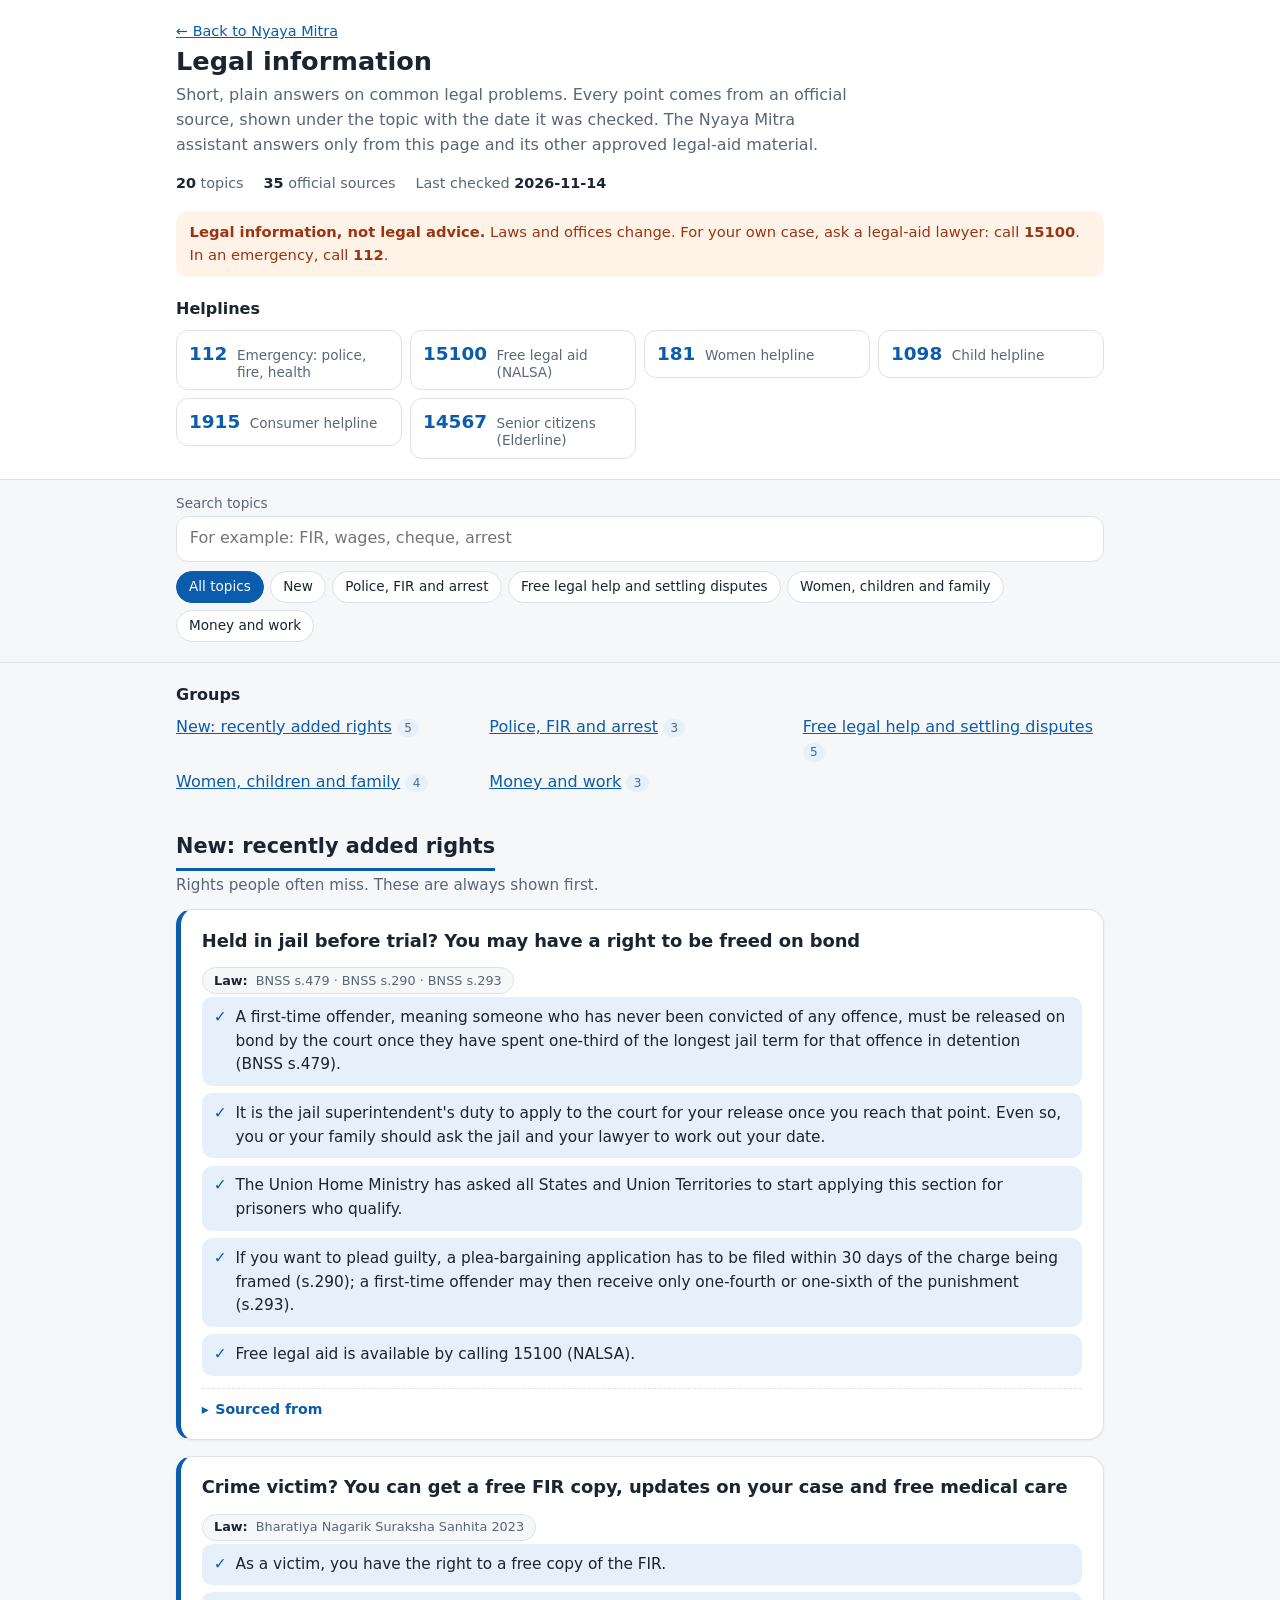
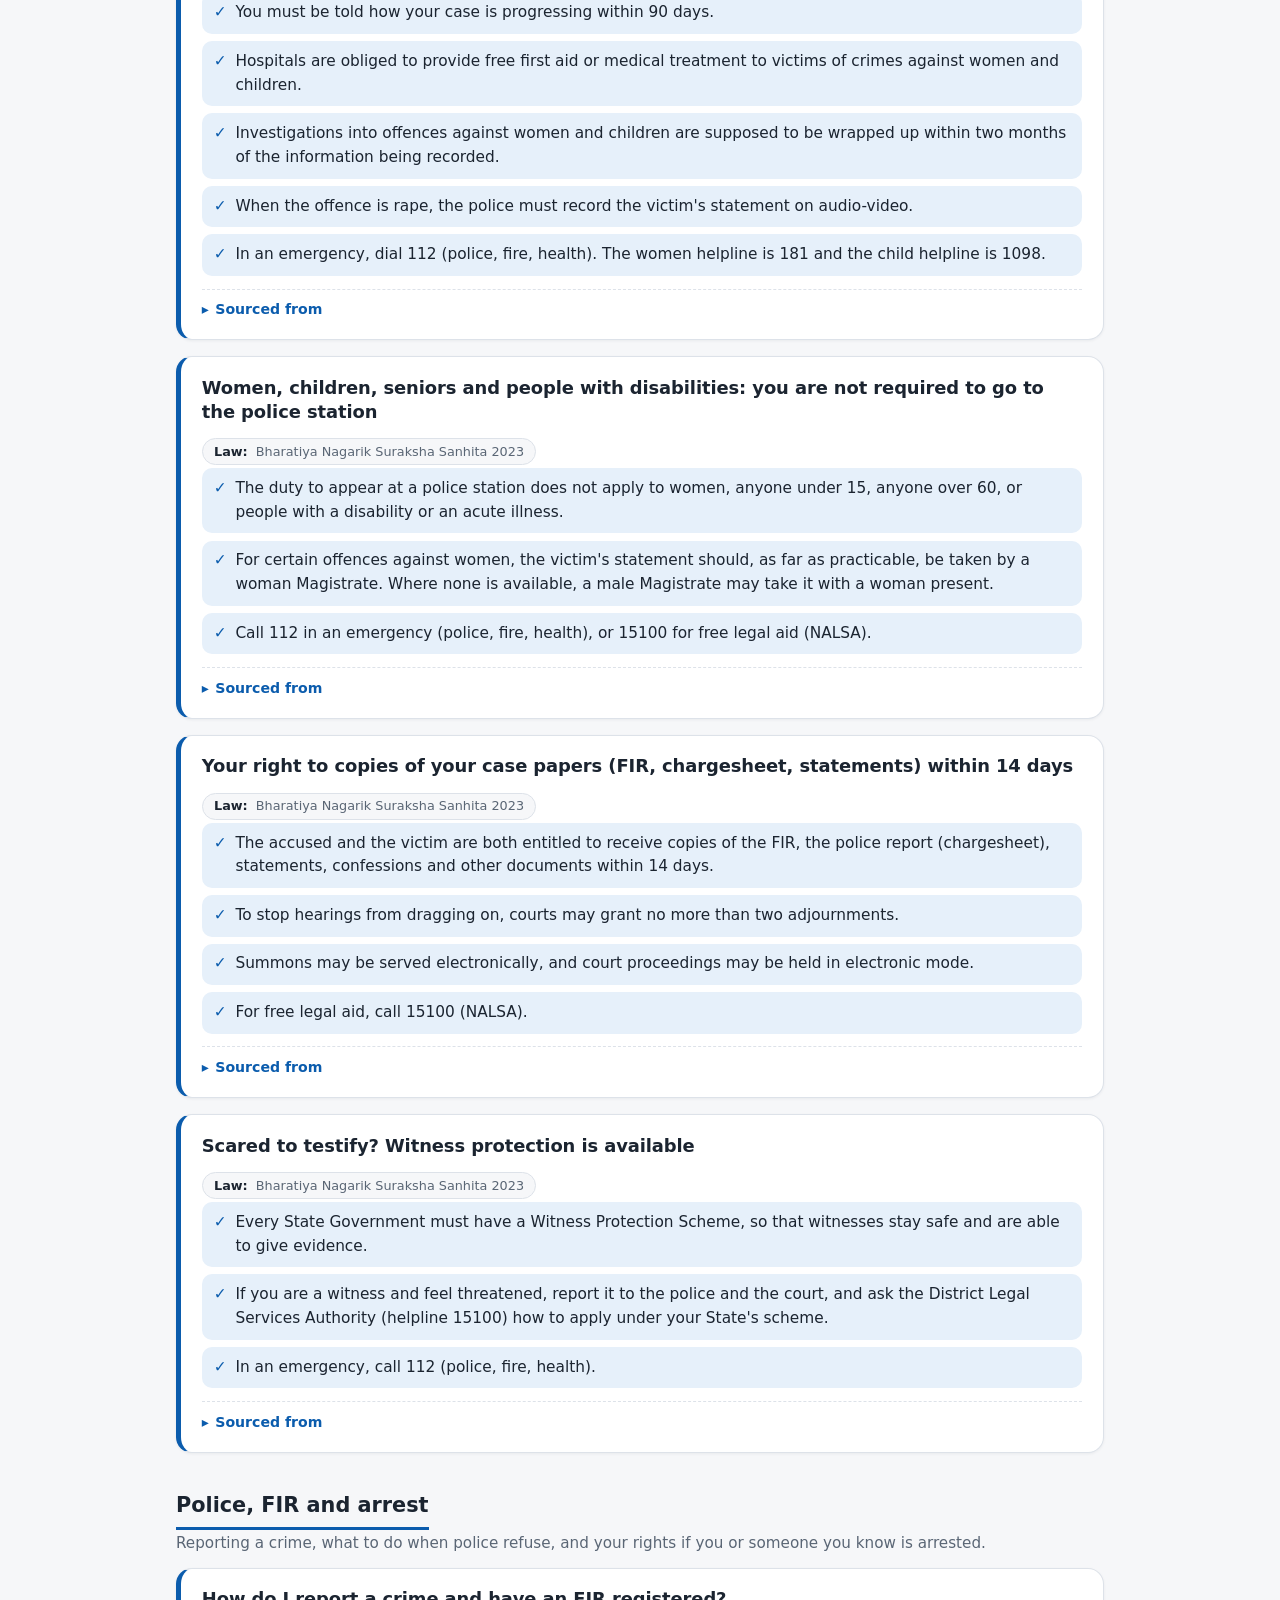
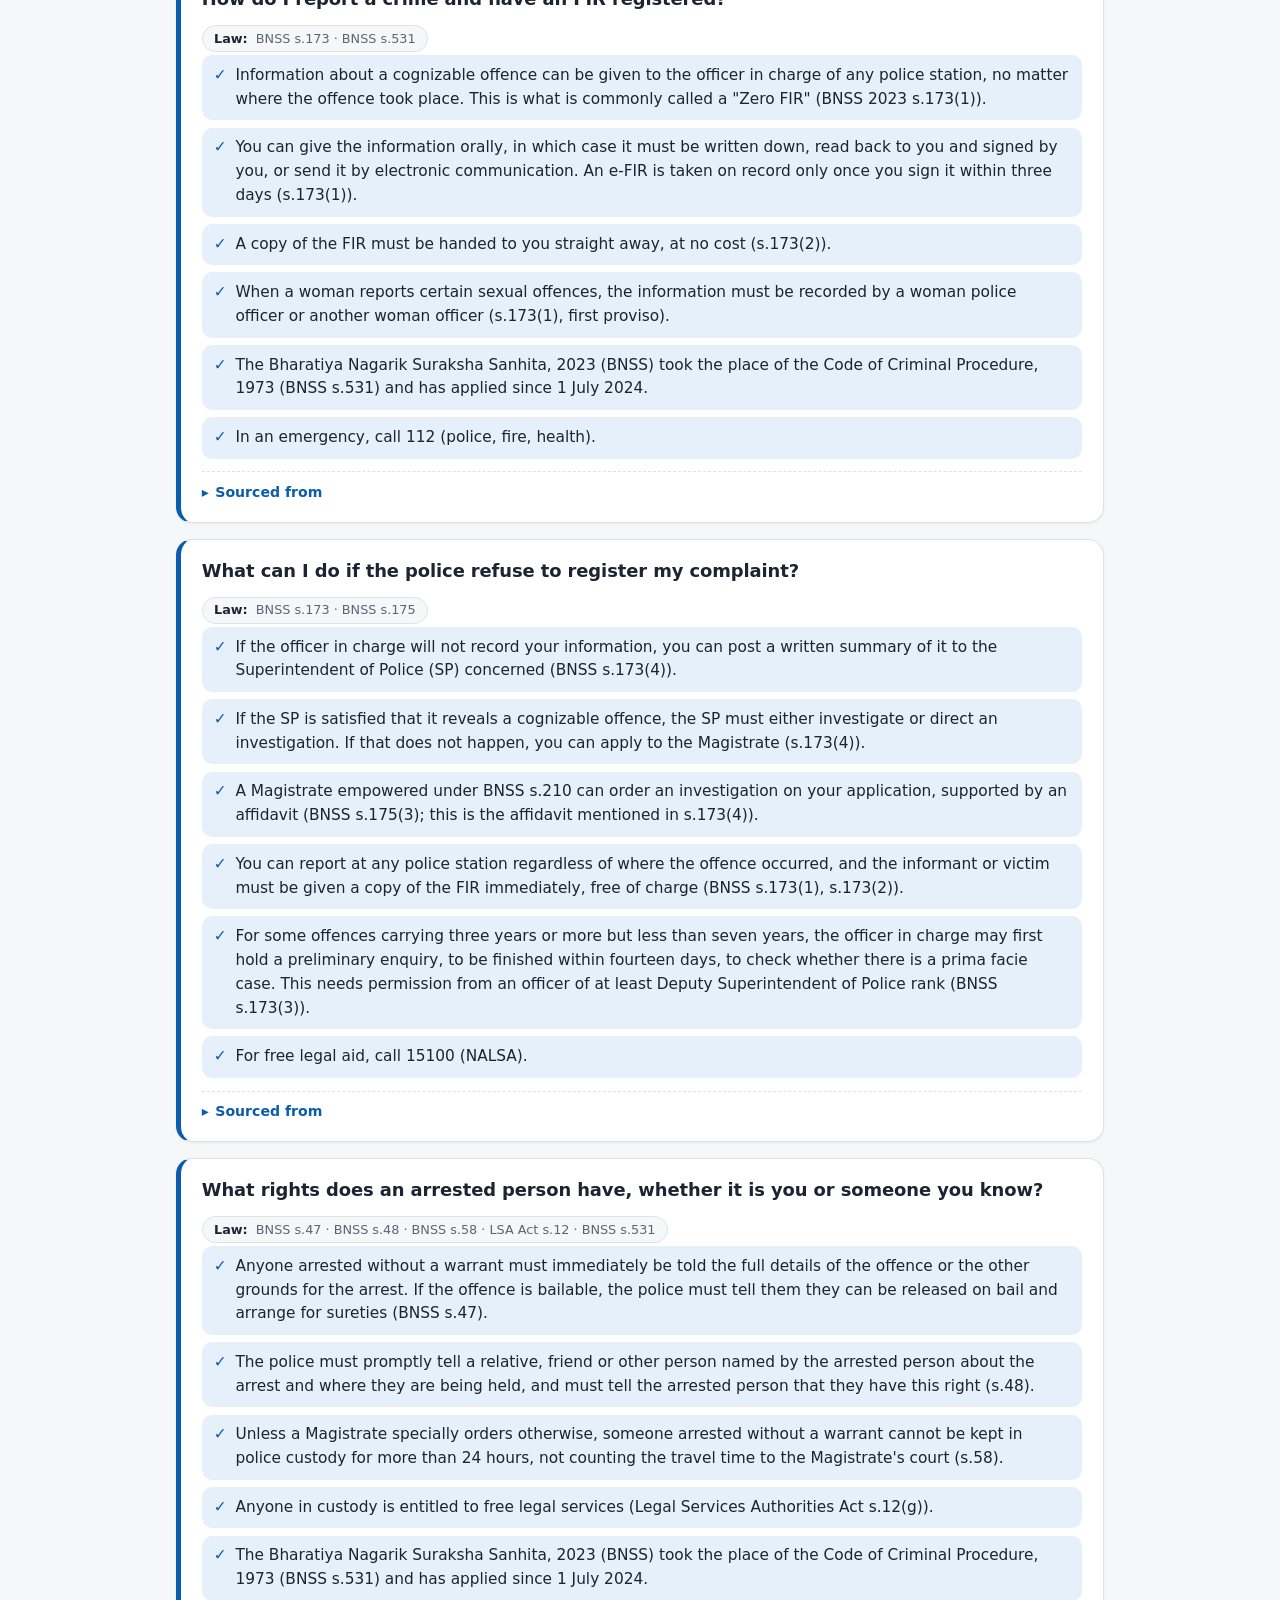
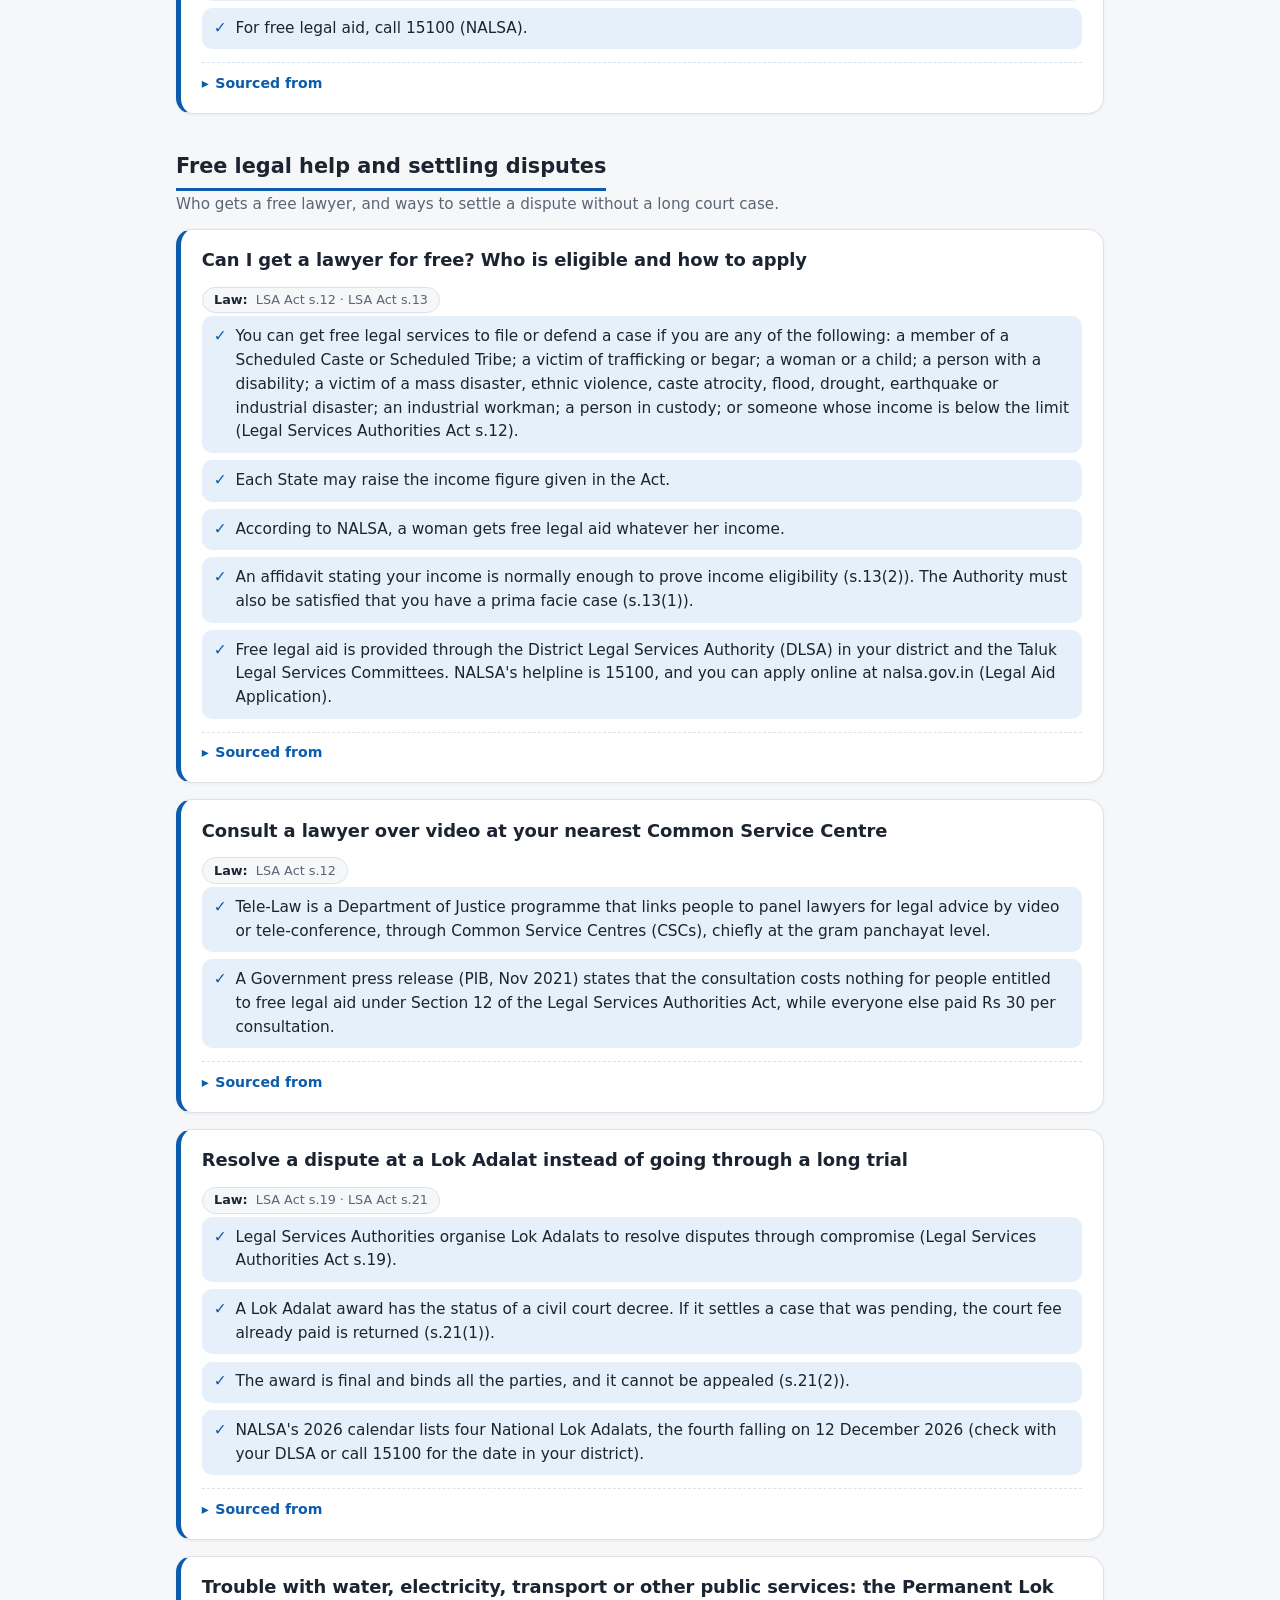
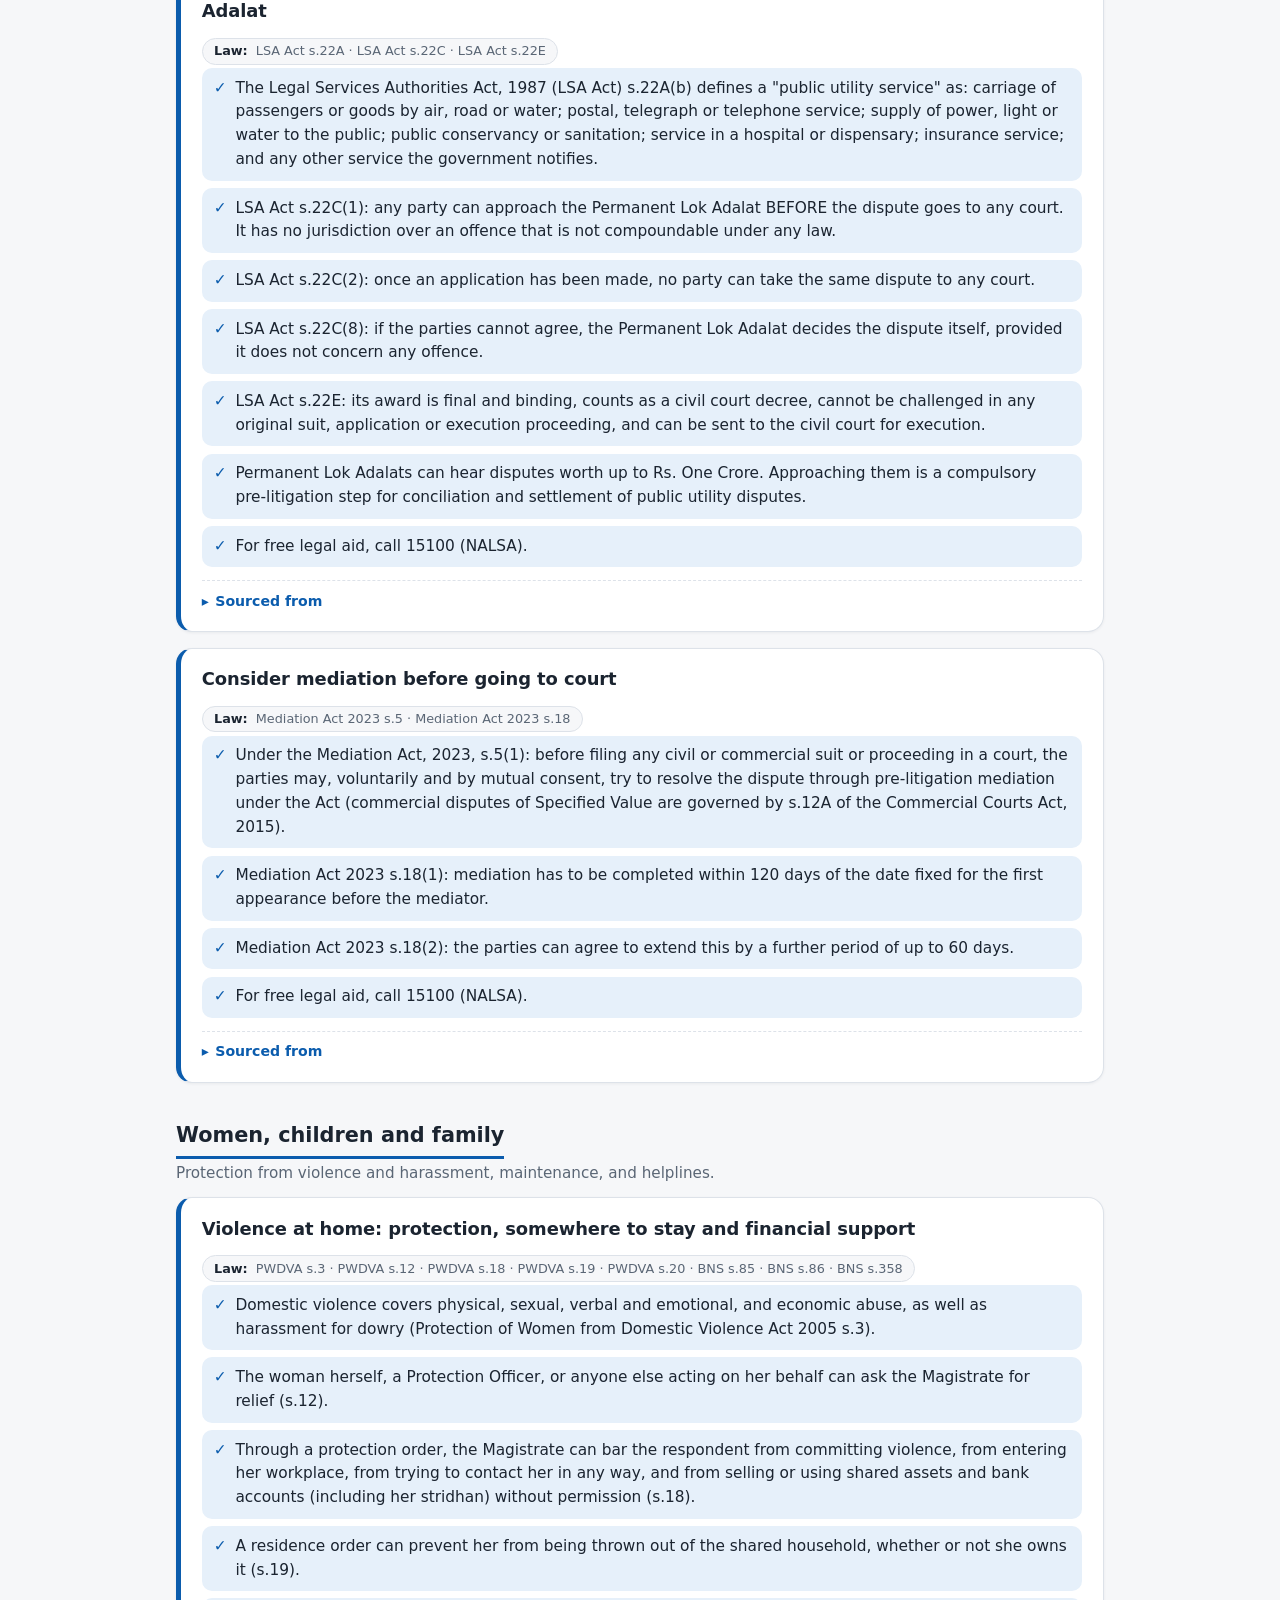
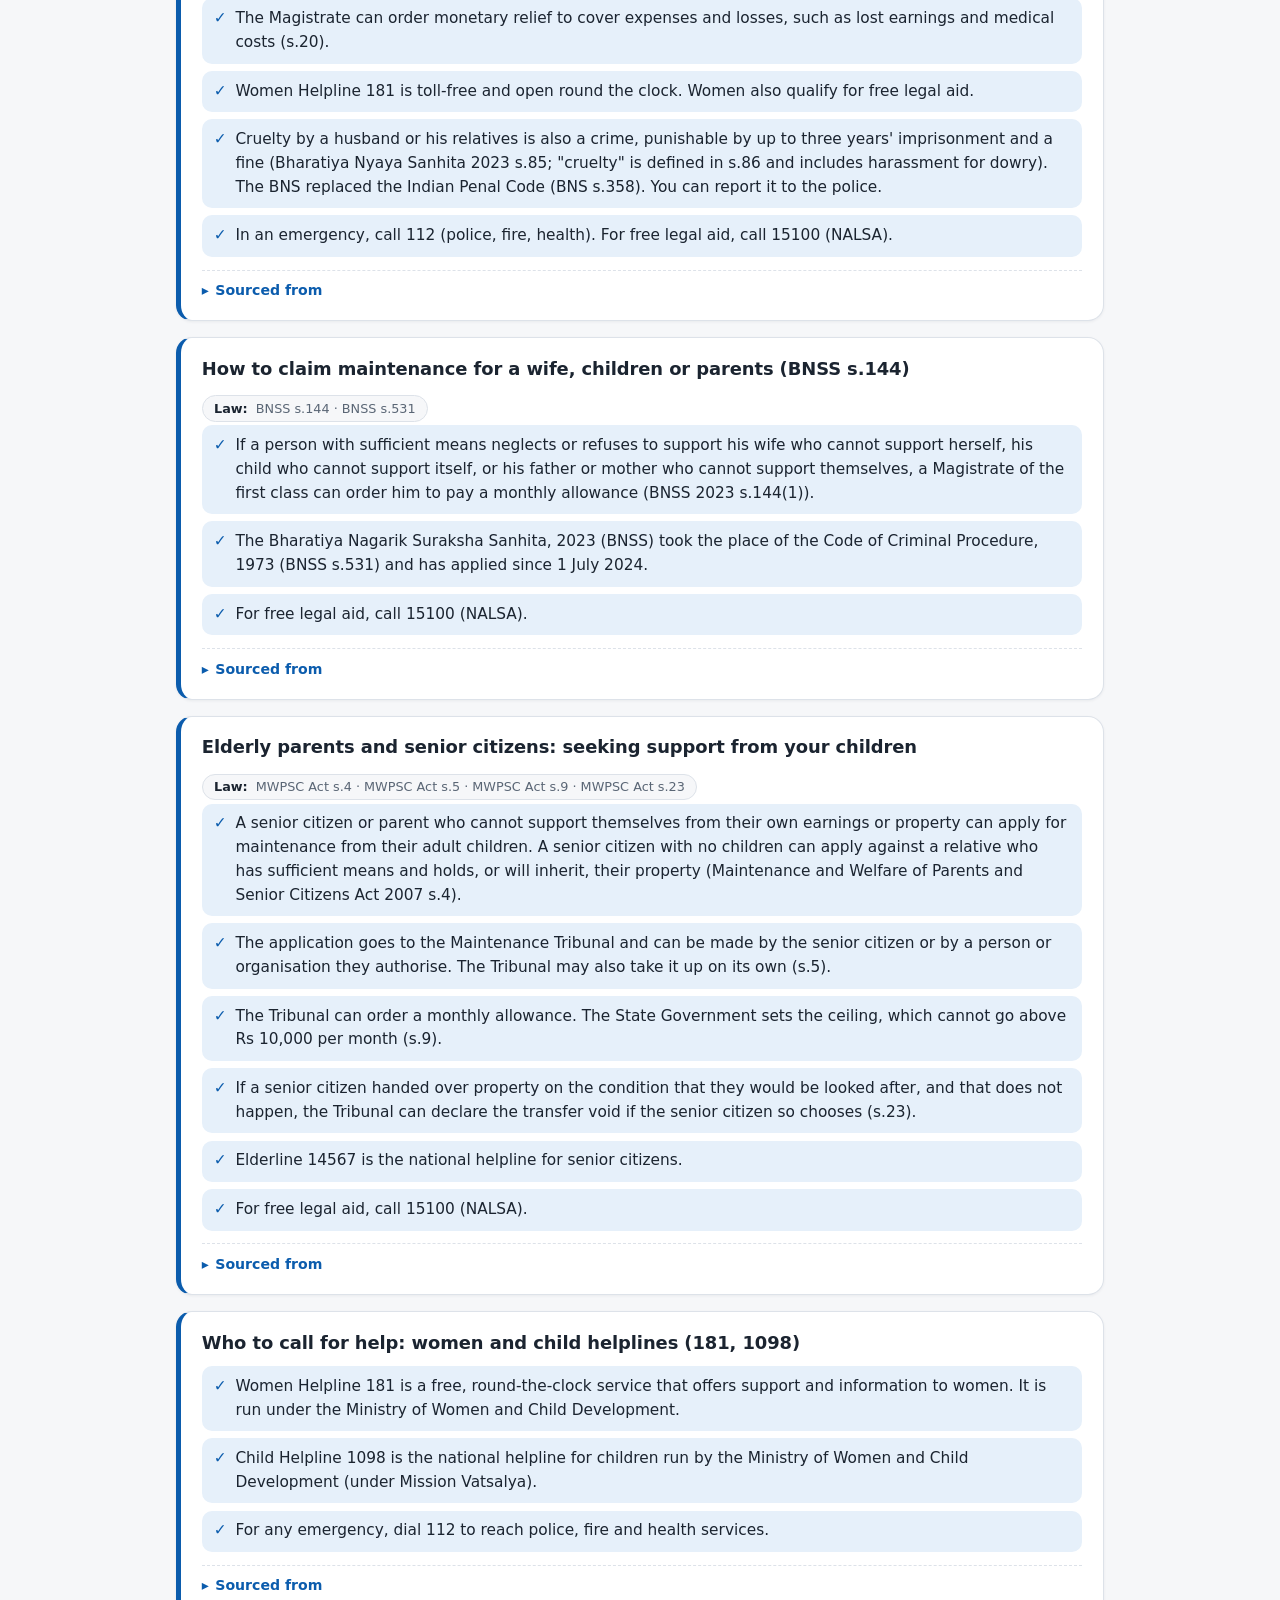
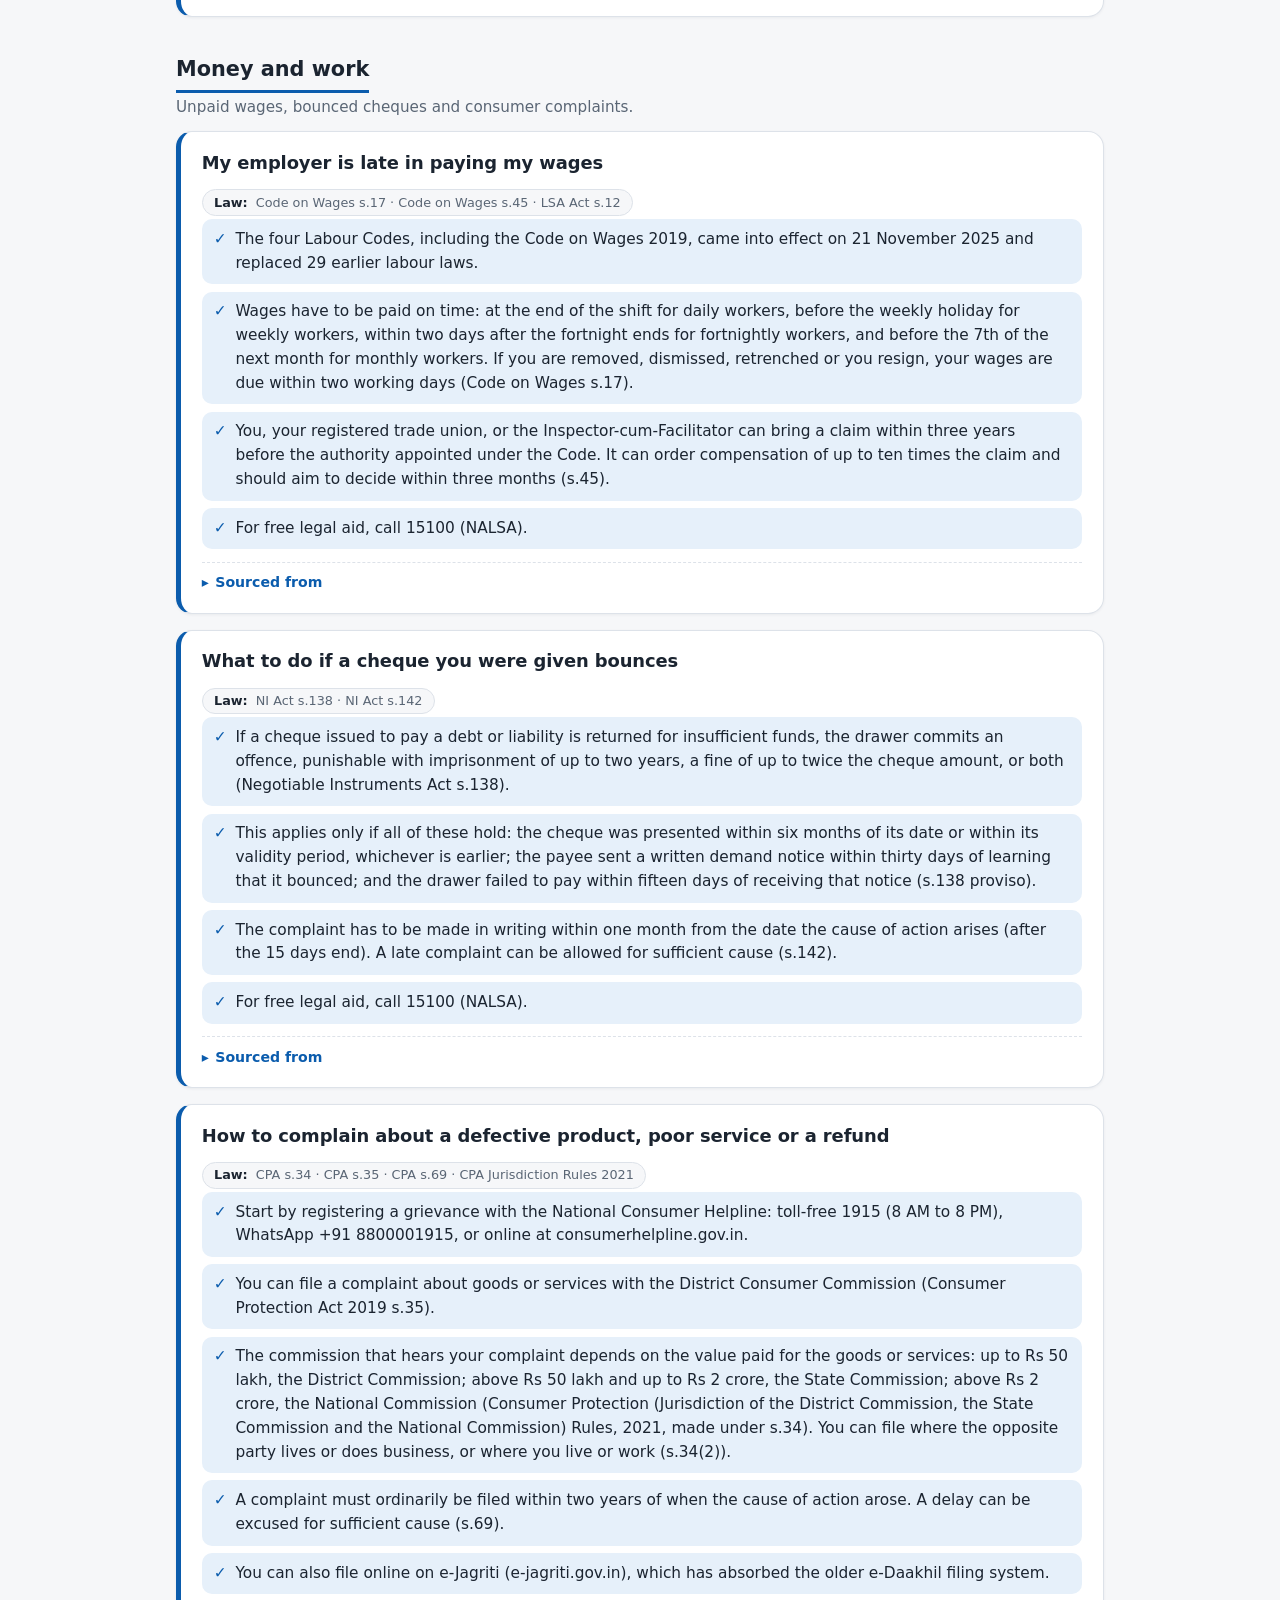
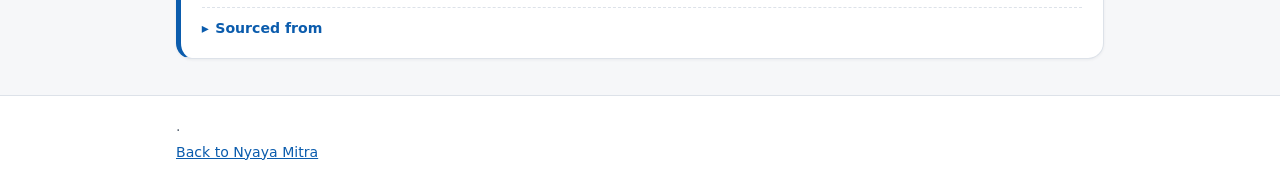
<file: legal_info.html>
<!doctype html>
<html lang="en">
<head>
<meta charset="utf-8">
<meta name="viewport" content="width=device-width, initial-scale=1">
<title>Legal information – Nyaya Mitra</title>
<meta name="description" content="Plain-language legal information with the official source for every fact and the date it was checked.">
<style>
:root{--bg:#f6f7f9;--surface:#fff;--text:#1b2430;--muted:#5a6675;--line:#dde2e9;--accent:#0b5cad;--accent-soft:#e6f0fa;--warn:#9a3412;--warn-soft:#fff3e8;--radius:12px;color-scheme:light dark}
@media (prefers-color-scheme:dark){:root{--bg:#12161c;--surface:#1a2029;--text:#e7ebf0;--muted:#9aa6b5;--line:#2a3340;--accent:#6fb1f2;--accent-soft:#18283a;--warn:#fdba74;--warn-soft:#2a1d12}}
*{box-sizing:border-box}
html{scroll-behavior:smooth;scroll-padding-top:5.5rem}
body{margin:0;font:16px/1.55 system-ui,-apple-system,"Segoe UI",Roboto,"Noto Sans","Noto Sans Devanagari",sans-serif;background:var(--bg);color:var(--text)}
a{color:var(--accent)}
.wrap{max-width:60rem;margin:0 auto;padding:0 1rem}
header.top{background:var(--surface);border-bottom:1px solid var(--line)}
header.top .wrap{padding-top:1.25rem;padding-bottom:1.25rem}
.crumb{font-size:.9rem;margin:0 0 .25rem}
h1{font-size:1.6rem;line-height:1.2;margin:0 0 .4rem}
.lead{margin:0;color:var(--muted);max-width:42rem}
.stats{display:flex;flex-wrap:wrap;gap:.5rem 1.25rem;margin:.9rem 0 0;padding:0;list-style:none;font-size:.9rem;color:var(--muted)}
.stats strong{color:var(--text)}
.notice{margin:1rem 0 0;padding:.65rem .85rem;border-radius:var(--radius);background:var(--warn-soft);color:var(--warn);font-size:.92rem}
.help{margin:1.25rem 0 0}
.help h2{font-size:1rem;margin:0 0 .5rem}
.help ul{list-style:none;margin:0;padding:0;display:grid;grid-template-columns:repeat(auto-fill,minmax(11.5rem,1fr));gap:.5rem}
.help a{display:flex;align-items:baseline;gap:.6rem;padding:.55rem .75rem;border:1px solid var(--line);border-radius:var(--radius);background:var(--surface);text-decoration:none;color:var(--text)}
.help a:hover,.help a:focus-visible{border-color:var(--accent)}
.num{font-weight:700;font-size:1.15rem;color:var(--accent);font-variant-numeric:tabular-nums}
.lbl{font-size:.85rem;color:var(--muted);line-height:1.25}
.tools{position:sticky;top:0;z-index:5;background:var(--bg);border-bottom:1px solid var(--line);padding:.7rem 0}
.tools .wrap{display:grid;gap:.55rem}
.tools label{font-size:.85rem;color:var(--muted)}
#q{width:100%;padding:.6rem .8rem;font:inherit;color:var(--text);background:var(--surface);border:1px solid var(--line);border-radius:var(--radius)}
#q:focus{outline:2px solid var(--accent);outline-offset:1px}
.chips{display:flex;flex-wrap:wrap;gap:.4rem}
.chip{font:inherit;font-size:.85rem;padding:.3rem .75rem;border-radius:999px;border:1px solid var(--line);background:var(--surface);color:var(--text);cursor:pointer}
.chip[aria-pressed="true"]{background:var(--accent);border-color:var(--accent);color:var(--surface)}
.chip:focus-visible{outline:2px solid var(--accent);outline-offset:2px}
#status{font-size:.85rem;color:var(--muted);margin:0}
nav.toc{margin:1.25rem 0}
nav.toc h2{font-size:1rem;margin:0 0 .4rem}
nav.toc ol{margin:0;padding:0;list-style:none;display:grid;grid-template-columns:repeat(auto-fill,minmax(16rem,1fr));gap:.35rem .75rem}
.count{display:inline-block;min-width:1.4rem;text-align:center;font-size:.75rem;color:var(--muted);background:var(--accent-soft);border-radius:999px;padding:0 .4rem}
main{padding-bottom:2rem}
.cat{margin:2.25rem 0}
.cat-head{margin-bottom:.75rem}
.cat-title{font-size:1.3rem;margin:0;padding-bottom:.35rem;border-bottom:3px solid var(--accent);display:inline-block}
.cat-head p{margin:.15rem 0 0;color:var(--muted);font-size:.95rem}
.card{position:relative;background:var(--surface);border:1px solid var(--line);border-left:5px solid var(--accent);border-radius:16px;padding:1.15rem 1.3rem;margin:0 0 1rem;box-shadow:0 1px 3px rgba(16,32,56,.06);transition:box-shadow .15s ease,transform .15s ease}
.card:hover{box-shadow:0 6px 18px rgba(16,32,56,.10)}
.card:target{border-color:var(--accent);box-shadow:0 0 0 3px var(--accent-soft)}
.card h2{font-size:1.12rem;line-height:1.35;margin:0 0 .7rem;letter-spacing:-.005em}
.anchor{color:var(--text);text-decoration:none}
.anchor:hover{color:var(--accent)}
.facts{list-style:none;margin:0 0 .8rem;padding:0;display:grid;gap:.45rem}
.facts li{position:relative;margin:0;padding:.55rem .8rem .55rem 2.1rem;background:var(--accent-soft);border-radius:10px;font-size:.96rem}
.facts li:before{content:"\2713";position:absolute;left:.75rem;top:.55rem;font-weight:700;color:var(--accent)}
.meta{display:inline-block;margin:.2rem .4rem .2rem 0;padding:.15rem .7rem;border:1px solid var(--line);border-radius:999px;font-size:.8rem;color:var(--muted);background:var(--bg)}
.meta strong{color:var(--text);font-weight:600;margin-right:.25rem}
details{margin-top:.8rem;border-top:1px dashed var(--line);padding-top:.6rem;font-size:.88rem}
summary{cursor:pointer;color:var(--accent);font-weight:600;list-style:none}
summary::-webkit-details-marker{display:none}
summary:before{content:"\25B8";display:inline-block;margin-right:.4rem;transition:transform .15s ease}
details[open]>summary:before{transform:rotate(90deg)}
.src{margin:.5rem 0 0;padding-left:1.1rem;color:var(--muted)}
.src li{margin:.35rem 0;overflow-wrap:anywhere}
.chk{white-space:nowrap;font-size:.78rem;color:var(--muted);background:var(--accent-soft);border-radius:999px;padding:0 .5rem}
.empty{padding:1.5rem;text-align:center;color:var(--muted);border:1px dashed var(--line);border-radius:var(--radius)}
footer.foot{border-top:1px solid var(--line);background:var(--surface);font-size:.88rem;color:var(--muted)}
footer.foot .wrap{padding-top:1rem;padding-bottom:1.25rem}
footer.foot p{margin:.25rem 0}
[hidden]{display:none!important}
@media print{.tools,.help,nav.toc,footer a{display:none}details{display:block}details>*{display:block}.card{break-inside:avoid;border-color:#999}body{background:#fff;color:#000}}
</style>
</head>
<body>
<header class="top"><div class="wrap">
<p class="crumb"><a href="/citizen">&larr; Back to Nyaya Mitra</a></p>
<h1>Legal information</h1>
<p class="lead">Short, plain answers on common legal problems. Every point comes from an official source, shown under the topic with the date it was checked. The Nyaya Mitra assistant answers only from this page and its other approved legal-aid material.</p>
<ul class="stats"><li><strong>20</strong> topics</li><li><strong>35</strong> official sources</li><li>Last checked <strong>2026-11-14</strong></li></ul>
<p class="notice"><strong>Legal information, not legal advice.</strong> Laws and offices change. For your own case, ask a legal-aid lawyer: call <strong>15100</strong>. In an emergency, call <strong>112</strong>.</p>
<section class="help" aria-labelledby="help-h"><h2 id="help-h">Helplines</h2><ul><li><a href="#helplines_women_child"><span class="num">112</span><span class="lbl">Emergency: police, fire, health</span></a></li><li><a href="#legal_aid"><span class="num">15100</span><span class="lbl">Free legal aid (NALSA)</span></a></li><li><a href="#helplines_women_child"><span class="num">181</span><span class="lbl">Women helpline</span></a></li><li><a href="#helplines_women_child"><span class="num">1098</span><span class="lbl">Child helpline</span></a></li><li><a href="#consumer_complaint"><span class="num">1915</span><span class="lbl">Consumer helpline</span></a></li><li><a href="#senior_maintenance"><span class="num">14567</span><span class="lbl">Senior citizens (Elderline)</span></a></li></ul></section>
</div></header>
<div class="tools"><div class="wrap">
<div><label for="q">Search topics</label><input id="q" type="search" placeholder="For example: FIR, wages, cheque, arrest" autocomplete="off"></div>
<div class="chips" role="group" aria-label="Filter by group"><button type="button" class="chip" data-cat="all" aria-pressed="true">All topics</button><button type="button" class="chip" data-cat="new" aria-pressed="false">New</button><button type="button" class="chip" data-cat="police" aria-pressed="false">Police, FIR and arrest</button><button type="button" class="chip" data-cat="legal-help" aria-pressed="false">Free legal help and settling disputes</button><button type="button" class="chip" data-cat="family" aria-pressed="false">Women, children and family</button><button type="button" class="chip" data-cat="money" aria-pressed="false">Money and work</button></div>
<p id="status" role="status" aria-live="polite"></p>
</div></div>
<main class="wrap">
<nav class="toc" aria-labelledby="toc-h"><h2 id="toc-h">Groups</h2><ol><li><a href="#new">New: recently added rights</a> <span class="count">5</span></li><li><a href="#police">Police, FIR and arrest</a> <span class="count">3</span></li><li><a href="#legal-help">Free legal help and settling disputes</a> <span class="count">5</span></li><li><a href="#family">Women, children and family</a> <span class="count">4</span></li><li><a href="#money">Money and work</a> <span class="count">3</span></li></ol></nav>
<div id="list">
<section class="cat" id="new" data-cat="new" aria-labelledby="new-h"><div class="cat-head"><h2 id="new-h" class="cat-title">New: recently added rights</h2><p>Rights people often miss. These are always shown first.</p></div>
<article class="kbe card" id="undertrial_release" data-cat="new" data-new="1">
<h2><a class="anchor" href="#undertrial_release" aria-label="Link to this topic">Held in jail before trial? You may have a right to be freed on bond</a></h2>
<p class="meta"><strong>Law:</strong> BNSS s.479 · BNSS s.290 · BNSS s.293</p>
<ul class="facts"><li>A first-time offender, meaning someone who has never been convicted of any offence, must be released on bond by the court once they have spent one-third of the longest jail term for that offence in detention (BNSS s.479).</li><li>It is the jail superintendent&#x27;s duty to apply to the court for your release once you reach that point. Even so, you or your family should ask the jail and your lawyer to work out your date.</li><li>The Union Home Ministry has asked all States and Union Territories to start applying this section for prisoners who qualify.</li><li>If you want to plead guilty, a plea-bargaining application has to be filed within 30 days of the charge being framed (s.290); a first-time offender may then receive only one-fourth or one-sixth of the punishment (s.293).</li><li>Free legal aid is available by calling 15100 (NALSA).</li></ul>
<details><summary>Sourced from</summary><ul class="src"><li><a href="https://pib.gov.in/PressReleasePage.aspx?PRID=2039055" rel="noopener" target="_blank">https://pib.gov.in/PressReleasePage.aspx?PRID=2039055</a> – MHA: s.479 one-third rule, jail superintendent's duty, plea bargaining (s.290, s.293) <span class="chk">checked 2026-11-14</span></li><li><a href="https://www.newsonair.gov.in/centre-urges-states-uts-to-implement-sec-479-of-bnss-for-undertrial-prisoners-relief" rel="noopener" target="_blank">https://www.newsonair.gov.in/centre-urges-states-uts-to-implement-sec-479-of-bnss-for-undertrial-prisoners-relief</a> – Home Ministry asks States and UTs to implement s.479; first-time offenders released after one-third of the maximum term <span class="chk">checked 2026-11-14</span></li></ul></details>
</article>
<article class="kbe card" id="victim_rights" data-cat="new" data-new="1">
<h2><a class="anchor" href="#victim_rights" aria-label="Link to this topic">Crime victim? You can get a free FIR copy, updates on your case and free medical care</a></h2>
<p class="meta"><strong>Law:</strong> Bharatiya Nagarik Suraksha Sanhita 2023</p>
<ul class="facts"><li>As a victim, you have the right to a free copy of the FIR.</li><li>You must be told how your case is progressing within 90 days.</li><li>Hospitals are obliged to provide free first aid or medical treatment to victims of crimes against women and children.</li><li>Investigations into offences against women and children are supposed to be wrapped up within two months of the information being recorded.</li><li>When the offence is rape, the police must record the victim&#x27;s statement on audio-video.</li><li>In an emergency, dial 112 (police, fire, health). The women helpline is 181 and the child helpline is 1098.</li></ul>
<details><summary>Sourced from</summary><ul class="src"><li><a href="https://pib.gov.in/PressReleasePage.aspx?PRID=2039055" rel="noopener" target="_blank">https://pib.gov.in/PressReleasePage.aspx?PRID=2039055</a> – MHA: free copy of FIR, 90-day updates, free medical treatment, two-month investigation, audio-video statement <span class="chk">checked 2026-11-14</span></li></ul></details>
</article>
<article class="kbe card" id="police_station_exemption" data-cat="new" data-new="1">
<h2><a class="anchor" href="#police_station_exemption" aria-label="Link to this topic">Women, children, seniors and people with disabilities: you are not required to go to the police station</a></h2>
<p class="meta"><strong>Law:</strong> Bharatiya Nagarik Suraksha Sanhita 2023</p>
<ul class="facts"><li>The duty to appear at a police station does not apply to women, anyone under 15, anyone over 60, or people with a disability or an acute illness.</li><li>For certain offences against women, the victim&#x27;s statement should, as far as practicable, be taken by a woman Magistrate. Where none is available, a male Magistrate may take it with a woman present.</li><li>Call 112 in an emergency (police, fire, health), or 15100 for free legal aid (NALSA).</li></ul>
<details><summary>Sourced from</summary><ul class="src"><li><a href="https://pib.gov.in/PressReleasePage.aspx?PRID=2039055" rel="noopener" target="_blank">https://pib.gov.in/PressReleasePage.aspx?PRID=2039055</a> – MHA: exemption from attending police stations; statements before a woman Magistrate <span class="chk">checked 2026-11-14</span></li></ul></details>
</article>
<article class="kbe card" id="case_documents" data-cat="new" data-new="1">
<h2><a class="anchor" href="#case_documents" aria-label="Link to this topic">Your right to copies of your case papers (FIR, chargesheet, statements) within 14 days</a></h2>
<p class="meta"><strong>Law:</strong> Bharatiya Nagarik Suraksha Sanhita 2023</p>
<ul class="facts"><li>The accused and the victim are both entitled to receive copies of the FIR, the police report (chargesheet), statements, confessions and other documents within 14 days.</li><li>To stop hearings from dragging on, courts may grant no more than two adjournments.</li><li>Summons may be served electronically, and court proceedings may be held in electronic mode.</li><li>For free legal aid, call 15100 (NALSA).</li></ul>
<details><summary>Sourced from</summary><ul class="src"><li><a href="https://pib.gov.in/PressReleasePage.aspx?PRID=2039055" rel="noopener" target="_blank">https://pib.gov.in/PressReleasePage.aspx?PRID=2039055</a> – MHA: copies within 14 days, limited adjournments, electronic summons and proceedings <span class="chk">checked 2026-11-14</span></li></ul></details>
</article>
<article class="kbe card" id="witness_protection" data-cat="new" data-new="1">
<h2><a class="anchor" href="#witness_protection" aria-label="Link to this topic">Scared to testify? Witness protection is available</a></h2>
<p class="meta"><strong>Law:</strong> Bharatiya Nagarik Suraksha Sanhita 2023</p>
<ul class="facts"><li>Every State Government must have a Witness Protection Scheme, so that witnesses stay safe and are able to give evidence.</li><li>If you are a witness and feel threatened, report it to the police and the court, and ask the District Legal Services Authority (helpline 15100) how to apply under your State&#x27;s scheme.</li><li>In an emergency, call 112 (police, fire, health).</li></ul>
<details><summary>Sourced from</summary><ul class="src"><li><a href="https://pib.gov.in/PressReleasePage.aspx?PRID=2039055" rel="noopener" target="_blank">https://pib.gov.in/PressReleasePage.aspx?PRID=2039055</a> – MHA: all State Governments must implement a Witness Protection Scheme <span class="chk">checked 2026-11-14</span></li></ul></details>
</article>
</section>
<section class="cat" id="police" data-cat="police" aria-labelledby="police-h"><div class="cat-head"><h2 id="police-h" class="cat-title">Police, FIR and arrest</h2><p>Reporting a crime, what to do when police refuse, and your rights if you or someone you know is arrested.</p></div>
<article class="kbe card" id="fir_zero" data-cat="police">
<h2><a class="anchor" href="#fir_zero" aria-label="Link to this topic">How do I report a crime and have an FIR registered?</a></h2>
<p class="meta"><strong>Law:</strong> BNSS s.173 · BNSS s.531</p>
<ul class="facts"><li>Information about a cognizable offence can be given to the officer in charge of any police station, no matter where the offence took place. This is what is commonly called a &quot;Zero FIR&quot; (BNSS 2023 s.173(1)).</li><li>You can give the information orally, in which case it must be written down, read back to you and signed by you, or send it by electronic communication. An e-FIR is taken on record only once you sign it within three days (s.173(1)).</li><li>A copy of the FIR must be handed to you straight away, at no cost (s.173(2)).</li><li>When a woman reports certain sexual offences, the information must be recorded by a woman police officer or another woman officer (s.173(1), first proviso).</li><li>The Bharatiya Nagarik Suraksha Sanhita, 2023 (BNSS) took the place of the Code of Criminal Procedure, 1973 (BNSS s.531) and has applied since 1 July 2024.</li><li>In an emergency, call 112 (police, fire, health).</li></ul>
<details><summary>Sourced from</summary><ul class="src"><li><a href="https://indiacode.gov.in/items/a0db5735-c3e7-486a-af8c-79e655b828e4" rel="noopener" target="_blank">https://indiacode.gov.in/items/a0db5735-c3e7-486a-af8c-79e655b828e4</a> – s.173(1)-(2) text <span class="chk">checked 2026-11-01</span></li><li><a href="https://www.pib.gov.in/PressReleasePage.aspx?PRID=2297624" rel="noopener" target="_blank">https://www.pib.gov.in/PressReleasePage.aspx?PRID=2297624</a> – PIB 11 Aug 2026: e-FIR must be signed within three days <span class="chk">checked 2026-11-01</span></li></ul></details>
</article>
<article class="kbe card" id="fir_refused" data-cat="police">
<h2><a class="anchor" href="#fir_refused" aria-label="Link to this topic">What can I do if the police refuse to register my complaint?</a></h2>
<p class="meta"><strong>Law:</strong> BNSS s.173 · BNSS s.175</p>
<ul class="facts"><li>If the officer in charge will not record your information, you can post a written summary of it to the Superintendent of Police (SP) concerned (BNSS s.173(4)).</li><li>If the SP is satisfied that it reveals a cognizable offence, the SP must either investigate or direct an investigation. If that does not happen, you can apply to the Magistrate (s.173(4)).</li><li>A Magistrate empowered under BNSS s.210 can order an investigation on your application, supported by an affidavit (BNSS s.175(3); this is the affidavit mentioned in s.173(4)).</li><li>You can report at any police station regardless of where the offence occurred, and the informant or victim must be given a copy of the FIR immediately, free of charge (BNSS s.173(1), s.173(2)).</li><li>For some offences carrying three years or more but less than seven years, the officer in charge may first hold a preliminary enquiry, to be finished within fourteen days, to check whether there is a prima facie case. This needs permission from an officer of at least Deputy Superintendent of Police rank (BNSS s.173(3)).</li><li>For free legal aid, call 15100 (NALSA).</li></ul>
<details><summary>Sourced from</summary><ul class="src"><li><a href="https://indiacode.gov.in/items/a0db5735-c3e7-486a-af8c-79e655b828e4" rel="noopener" target="_blank">https://indiacode.gov.in/items/a0db5735-c3e7-486a-af8c-79e655b828e4</a> – s.173(4) text <span class="chk">checked 2026-11-01</span></li><li><a href="https://indiacode.gov.in/server/api/core/bitstreams/9de088be-2a40-479b-ade1-058d0d1677b3/content" rel="noopener" target="_blank">https://indiacode.gov.in/server/api/core/bitstreams/9de088be-2a40-479b-ade1-058d0d1677b3/content</a> – full BNSS text, s.175(3): Magistrate may order investigation on application with affidavit under s.173(4) <span class="chk">checked 2026-11-01</span></li></ul></details>
</article>
<article class="kbe card" id="arrest_rights" data-cat="police">
<h2><a class="anchor" href="#arrest_rights" aria-label="Link to this topic">What rights does an arrested person have, whether it is you or someone you know?</a></h2>
<p class="meta"><strong>Law:</strong> BNSS s.47 · BNSS s.48 · BNSS s.58 · LSA Act s.12 · BNSS s.531</p>
<ul class="facts"><li>Anyone arrested without a warrant must immediately be told the full details of the offence or the other grounds for the arrest. If the offence is bailable, the police must tell them they can be released on bail and arrange for sureties (BNSS s.47).</li><li>The police must promptly tell a relative, friend or other person named by the arrested person about the arrest and where they are being held, and must tell the arrested person that they have this right (s.48).</li><li>Unless a Magistrate specially orders otherwise, someone arrested without a warrant cannot be kept in police custody for more than 24 hours, not counting the travel time to the Magistrate&#x27;s court (s.58).</li><li>Anyone in custody is entitled to free legal services (Legal Services Authorities Act s.12(g)).</li><li>The Bharatiya Nagarik Suraksha Sanhita, 2023 (BNSS) took the place of the Code of Criminal Procedure, 1973 (BNSS s.531) and has applied since 1 July 2024.</li><li>For free legal aid, call 15100 (NALSA).</li></ul>
<details><summary>Sourced from</summary><ul class="src"><li><a href="https://indiacode.gov.in/items/84ad41ba-cba6-4022-a353-4194fefe89ba" rel="noopener" target="_blank">https://indiacode.gov.in/items/84ad41ba-cba6-4022-a353-4194fefe89ba</a> – s.47 text <span class="chk">checked 2026-11-01</span></li><li><a href="https://indiacode.gov.in/items/a448805d-931a-4bfe-91af-8023b591434a" rel="noopener" target="_blank">https://indiacode.gov.in/items/a448805d-931a-4bfe-91af-8023b591434a</a> – s.48 text <span class="chk">checked 2026-11-01</span></li></ul></details>
</article></section>
<section class="cat" id="legal-help" data-cat="legal-help" aria-labelledby="legal-help-h"><div class="cat-head"><h2 id="legal-help-h" class="cat-title">Free legal help and settling disputes</h2><p>Who gets a free lawyer, and ways to settle a dispute without a long court case.</p></div>
<article class="kbe card" id="legal_aid" data-cat="legal-help">
<h2><a class="anchor" href="#legal_aid" aria-label="Link to this topic">Can I get a lawyer for free? Who is eligible and how to apply</a></h2>
<p class="meta"><strong>Law:</strong> LSA Act s.12 · LSA Act s.13</p>
<ul class="facts"><li>You can get free legal services to file or defend a case if you are any of the following: a member of a Scheduled Caste or Scheduled Tribe; a victim of trafficking or begar; a woman or a child; a person with a disability; a victim of a mass disaster, ethnic violence, caste atrocity, flood, drought, earthquake or industrial disaster; an industrial workman; a person in custody; or someone whose income is below the limit (Legal Services Authorities Act s.12).</li><li>Each State may raise the income figure given in the Act.</li><li>According to NALSA, a woman gets free legal aid whatever her income.</li><li>An affidavit stating your income is normally enough to prove income eligibility (s.13(2)). The Authority must also be satisfied that you have a prima facie case (s.13(1)).</li><li>Free legal aid is provided through the District Legal Services Authority (DLSA) in your district and the Taluk Legal Services Committees. NALSA&#x27;s helpline is 15100, and you can apply online at nalsa.gov.in (Legal Aid Application).</li></ul>
<details><summary>Sourced from</summary><ul class="src"><li><a href="https://indiacode.gov.in/items/9f7ec898-79db-48fb-8b37-36eb851b2b38" rel="noopener" target="_blank">https://indiacode.gov.in/items/9f7ec898-79db-48fb-8b37-36eb851b2b38</a> – s.12 categories <span class="chk">checked 2026-11-01</span></li><li><a href="https://indiacode.gov.in/items/0fadebfd-70e3-4f20-9873-8874f9b21e00" rel="noopener" target="_blank">https://indiacode.gov.in/items/0fadebfd-70e3-4f20-9873-8874f9b21e00</a> – s.13 affidavit <span class="chk">checked 2026-11-01</span></li></ul></details>
</article>
<article class="kbe card" id="tele_law" data-cat="legal-help">
<h2><a class="anchor" href="#tele_law" aria-label="Link to this topic">Consult a lawyer over video at your nearest Common Service Centre</a></h2>
<p class="meta"><strong>Law:</strong> LSA Act s.12</p>
<ul class="facts"><li>Tele-Law is a Department of Justice programme that links people to panel lawyers for legal advice by video or tele-conference, through Common Service Centres (CSCs), chiefly at the gram panchayat level.</li><li>A Government press release (PIB, Nov 2021) states that the consultation costs nothing for people entitled to free legal aid under Section 12 of the Legal Services Authorities Act, while everyone else paid Rs 30 per consultation.</li></ul>
<details><summary>Sourced from</summary><ul class="src"><li><a href="https://www.tele-law.in/" rel="noopener" target="_blank">https://www.tele-law.in/</a> – Tele-Law portal: panel lawyers, CSC centres, advice counts to 30 Sep 2026 <span class="chk">checked 2026-11-01</span></li><li><a href="https://www.pib.gov.in/PressReleasePage.aspx?PRID=1771423" rel="noopener" target="_blank">https://www.pib.gov.in/PressReleasePage.aspx?PRID=1771423</a> – PIB Nov 2021: free for s.12 entitled, Rs 30 others; CSC-based video consultations <span class="chk">checked 2026-11-01</span></li></ul></details>
</article>
<article class="kbe card" id="lok_adalat" data-cat="legal-help">
<h2><a class="anchor" href="#lok_adalat" aria-label="Link to this topic">Resolve a dispute at a Lok Adalat instead of going through a long trial</a></h2>
<p class="meta"><strong>Law:</strong> LSA Act s.19 · LSA Act s.21</p>
<ul class="facts"><li>Legal Services Authorities organise Lok Adalats to resolve disputes through compromise (Legal Services Authorities Act s.19).</li><li>A Lok Adalat award has the status of a civil court decree. If it settles a case that was pending, the court fee already paid is returned (s.21(1)).</li><li>The award is final and binds all the parties, and it cannot be appealed (s.21(2)).</li><li>NALSA&#x27;s 2026 calendar lists four National Lok Adalats, the fourth falling on 12 December 2026 (check with your DLSA or call 15100 for the date in your district).</li></ul>
<details><summary>Sourced from</summary><ul class="src"><li><a href="https://indiacode.gov.in/items/3707012d-58ff-4c99-b3d7-d88879cc7170" rel="noopener" target="_blank">https://indiacode.gov.in/items/3707012d-58ff-4c99-b3d7-d88879cc7170</a> – s.19 text <span class="chk">checked 2026-11-01</span></li><li><a href="https://indiacode.gov.in/items/e5e50da5-ca26-4bdd-95d5-05fd83735b71" rel="noopener" target="_blank">https://indiacode.gov.in/items/e5e50da5-ca26-4bdd-95d5-05fd83735b71</a> – s.21 text <span class="chk">checked 2026-11-01</span></li></ul></details>
</article>
<article class="kbe card" id="permanent_lok_adalat" data-cat="legal-help">
<h2><a class="anchor" href="#permanent_lok_adalat" aria-label="Link to this topic">Trouble with water, electricity, transport or other public services: the Permanent Lok Adalat</a></h2>
<p class="meta"><strong>Law:</strong> LSA Act s.22A · LSA Act s.22C · LSA Act s.22E</p>
<ul class="facts"><li>The Legal Services Authorities Act, 1987 (LSA Act) s.22A(b) defines a &quot;public utility service&quot; as: carriage of passengers or goods by air, road or water; postal, telegraph or telephone service; supply of power, light or water to the public; public conservancy or sanitation; service in a hospital or dispensary; insurance service; and any other service the government notifies.</li><li>LSA Act s.22C(1): any party can approach the Permanent Lok Adalat BEFORE the dispute goes to any court. It has no jurisdiction over an offence that is not compoundable under any law.</li><li>LSA Act s.22C(2): once an application has been made, no party can take the same dispute to any court.</li><li>LSA Act s.22C(8): if the parties cannot agree, the Permanent Lok Adalat decides the dispute itself, provided it does not concern any offence.</li><li>LSA Act s.22E: its award is final and binding, counts as a civil court decree, cannot be challenged in any original suit, application or execution proceeding, and can be sent to the civil court for execution.</li><li>Permanent Lok Adalats can hear disputes worth up to Rs. One Crore. Approaching them is a compulsory pre-litigation step for conciliation and settlement of public utility disputes.</li><li>For free legal aid, call 15100 (NALSA).</li></ul>
<details><summary>Sourced from</summary><ul class="src"><li><a href="https://cdnbbsr.s3waas.gov.in/s32e45f93088c7db59767efef516b306aa/uploads/2025/04/202504081796627129.pdf" rel="noopener" target="_blank">https://cdnbbsr.s3waas.gov.in/s32e45f93088c7db59767efef516b306aa/uploads/2025/04/202504081796627129.pdf</a> – LSA Act s.22A(b), s.22C(1),(2),(8), s.22E text <span class="chk">checked 2026-11-01</span></li><li><a href="https://nalsa.gov.in/permanent-lok-adalat/" rel="noopener" target="_blank">https://nalsa.gov.in/permanent-lok-adalat/</a> – NALSA page: jurisdiction up to Rs. One Crore; compulsory pre-litigative mechanism <span class="chk">checked 2026-11-01</span></li></ul></details>
</article>
<article class="kbe card" id="prelitigation_mediation" data-cat="legal-help">
<h2><a class="anchor" href="#prelitigation_mediation" aria-label="Link to this topic">Consider mediation before going to court</a></h2>
<p class="meta"><strong>Law:</strong> Mediation Act 2023 s.5 · Mediation Act 2023 s.18</p>
<ul class="facts"><li>Under the Mediation Act, 2023, s.5(1): before filing any civil or commercial suit or proceeding in a court, the parties may, voluntarily and by mutual consent, try to resolve the dispute through pre-litigation mediation under the Act (commercial disputes of Specified Value are governed by s.12A of the Commercial Courts Act, 2015).</li><li>Mediation Act 2023 s.18(1): mediation has to be completed within 120 days of the date fixed for the first appearance before the mediator.</li><li>Mediation Act 2023 s.18(2): the parties can agree to extend this by a further period of up to 60 days.</li><li>For free legal aid, call 15100 (NALSA).</li></ul>
<details><summary>Sourced from</summary><ul class="src"><li><a href="https://egazette.gov.in/WriteReadData/2023/248775.pdf" rel="noopener" target="_blank">https://egazette.gov.in/WriteReadData/2023/248775.pdf</a> – Mediation Act 2023 s.5(1), s.18(1)-(2) text <span class="chk">checked 2026-11-01</span></li></ul></details>
</article></section>
<section class="cat" id="family" data-cat="family" aria-labelledby="family-h"><div class="cat-head"><h2 id="family-h" class="cat-title">Women, children and family</h2><p>Protection from violence and harassment, maintenance, and helplines.</p></div>
<article class="kbe card" id="domestic_violence" data-cat="family">
<h2><a class="anchor" href="#domestic_violence" aria-label="Link to this topic">Violence at home: protection, somewhere to stay and financial support</a></h2>
<p class="meta"><strong>Law:</strong> PWDVA s.3 · PWDVA s.12 · PWDVA s.18 · PWDVA s.19 · PWDVA s.20 · BNS s.85 · BNS s.86 · BNS s.358</p>
<ul class="facts"><li>Domestic violence covers physical, sexual, verbal and emotional, and economic abuse, as well as harassment for dowry (Protection of Women from Domestic Violence Act 2005 s.3).</li><li>The woman herself, a Protection Officer, or anyone else acting on her behalf can ask the Magistrate for relief (s.12).</li><li>Through a protection order, the Magistrate can bar the respondent from committing violence, from entering her workplace, from trying to contact her in any way, and from selling or using shared assets and bank accounts (including her stridhan) without permission (s.18).</li><li>A residence order can prevent her from being thrown out of the shared household, whether or not she owns it (s.19).</li><li>The Magistrate can order monetary relief to cover expenses and losses, such as lost earnings and medical costs (s.20).</li><li>Women Helpline 181 is toll-free and open round the clock. Women also qualify for free legal aid.</li><li>Cruelty by a husband or his relatives is also a crime, punishable by up to three years&#x27; imprisonment and a fine (Bharatiya Nyaya Sanhita 2023 s.85; &quot;cruelty&quot; is defined in s.86 and includes harassment for dowry). The BNS replaced the Indian Penal Code (BNS s.358). You can report it to the police.</li><li>In an emergency, call 112 (police, fire, health). For free legal aid, call 15100 (NALSA).</li></ul>
<details><summary>Sourced from</summary><ul class="src"><li><a href="https://indiacode.gov.in/items/c5b4f170-a132-4a40-ae56-506018e6ddaf" rel="noopener" target="_blank">https://indiacode.gov.in/items/c5b4f170-a132-4a40-ae56-506018e6ddaf</a> – s.3 definition <span class="chk">checked 2026-11-01</span></li><li><a href="https://indiacode.gov.in/items/4869d8d8-3c9e-44e1-af08-bbe31448afbd" rel="noopener" target="_blank">https://indiacode.gov.in/items/4869d8d8-3c9e-44e1-af08-bbe31448afbd</a> – s.12 <span class="chk">checked 2026-11-01</span></li></ul></details>
</article>
<article class="kbe card" id="maintenance_family" data-cat="family">
<h2><a class="anchor" href="#maintenance_family" aria-label="Link to this topic">How to claim maintenance for a wife, children or parents (BNSS s.144)</a></h2>
<p class="meta"><strong>Law:</strong> BNSS s.144 · BNSS s.531</p>
<ul class="facts"><li>If a person with sufficient means neglects or refuses to support his wife who cannot support herself, his child who cannot support itself, or his father or mother who cannot support themselves, a Magistrate of the first class can order him to pay a monthly allowance (BNSS 2023 s.144(1)).</li><li>The Bharatiya Nagarik Suraksha Sanhita, 2023 (BNSS) took the place of the Code of Criminal Procedure, 1973 (BNSS s.531) and has applied since 1 July 2024.</li><li>For free legal aid, call 15100 (NALSA).</li></ul>
<details><summary>Sourced from</summary><ul class="src"><li><a href="https://indiacode.gov.in/items/96c76add-8812-48dd-9798-7adc7f12c7ea" rel="noopener" target="_blank">https://indiacode.gov.in/items/96c76add-8812-48dd-9798-7adc7f12c7ea</a> – s.144(1) text <span class="chk">checked 2026-11-01</span></li><li><a href="https://indiacode.gov.in/server/api/core/bitstreams/9de088be-2a40-479b-ade1-058d0d1677b3/content" rel="noopener" target="_blank">https://indiacode.gov.in/server/api/core/bitstreams/9de088be-2a40-479b-ade1-058d0d1677b3/content</a> – BNSS s.531 repeal of CrPC 1973; India Code record: enforcement date 01-07-2024 <span class="chk">checked 2026-11-01</span></li></ul></details>
</article>
<article class="kbe card" id="senior_maintenance" data-cat="family">
<h2><a class="anchor" href="#senior_maintenance" aria-label="Link to this topic">Elderly parents and senior citizens: seeking support from your children</a></h2>
<p class="meta"><strong>Law:</strong> MWPSC Act s.4 · MWPSC Act s.5 · MWPSC Act s.9 · MWPSC Act s.23</p>
<ul class="facts"><li>A senior citizen or parent who cannot support themselves from their own earnings or property can apply for maintenance from their adult children. A senior citizen with no children can apply against a relative who has sufficient means and holds, or will inherit, their property (Maintenance and Welfare of Parents and Senior Citizens Act 2007 s.4).</li><li>The application goes to the Maintenance Tribunal and can be made by the senior citizen or by a person or organisation they authorise. The Tribunal may also take it up on its own (s.5).</li><li>The Tribunal can order a monthly allowance. The State Government sets the ceiling, which cannot go above Rs 10,000 per month (s.9).</li><li>If a senior citizen handed over property on the condition that they would be looked after, and that does not happen, the Tribunal can declare the transfer void if the senior citizen so chooses (s.23).</li><li>Elderline 14567 is the national helpline for senior citizens.</li><li>For free legal aid, call 15100 (NALSA).</li></ul>
<details><summary>Sourced from</summary><ul class="src"><li><a href="https://indiacode.gov.in/items/40bf285c-5467-4b99-b572-046c2a5322c9" rel="noopener" target="_blank">https://indiacode.gov.in/items/40bf285c-5467-4b99-b572-046c2a5322c9</a> – s.4 <span class="chk">checked 2026-11-01</span></li><li><a href="https://indiacode.gov.in/items/0f974ae6-b7c5-4c7f-8a59-99721608dd36" rel="noopener" target="_blank">https://indiacode.gov.in/items/0f974ae6-b7c5-4c7f-8a59-99721608dd36</a> – s.5 <span class="chk">checked 2026-11-01</span></li></ul></details>
</article>
<article class="kbe card" id="helplines_women_child" data-cat="family">
<h2><a class="anchor" href="#helplines_women_child" aria-label="Link to this topic">Who to call for help: women and child helplines (181, 1098)</a></h2>
<ul class="facts"><li>Women Helpline 181 is a free, round-the-clock service that offers support and information to women. It is run under the Ministry of Women and Child Development.</li><li>Child Helpline 1098 is the national helpline for children run by the Ministry of Women and Child Development (under Mission Vatsalya).</li><li>For any emergency, dial 112 to reach police, fire and health services.</li></ul>
<details><summary>Sourced from</summary><ul class="src"><li><a href="https://wcd.gov.in/offerings/women--helpline--scheme" rel="noopener" target="_blank">https://wcd.gov.in/offerings/women--helpline--scheme</a> – 181 toll-free 24 hours; page also lists ERSS 112 and CHL 1098 <span class="chk">checked 2026-11-01</span></li><li><a href="https://www.wcd.gov.in/child/child-helpline" rel="noopener" target="_blank">https://www.wcd.gov.in/child/child-helpline</a> – Child Helpline 1098 <span class="chk">checked 2026-11-01</span></li></ul></details>
</article></section>
<section class="cat" id="money" data-cat="money" aria-labelledby="money-h"><div class="cat-head"><h2 id="money-h" class="cat-title">Money and work</h2><p>Unpaid wages, bounced cheques and consumer complaints.</p></div>
<article class="kbe card" id="wages_unpaid" data-cat="money">
<h2><a class="anchor" href="#wages_unpaid" aria-label="Link to this topic">My employer is late in paying my wages</a></h2>
<p class="meta"><strong>Law:</strong> Code on Wages s.17 · Code on Wages s.45 · LSA Act s.12</p>
<ul class="facts"><li>The four Labour Codes, including the Code on Wages 2019, came into effect on 21 November 2025 and replaced 29 earlier labour laws.</li><li>Wages have to be paid on time: at the end of the shift for daily workers, before the weekly holiday for weekly workers, within two days after the fortnight ends for fortnightly workers, and before the 7th of the next month for monthly workers. If you are removed, dismissed, retrenched or you resign, your wages are due within two working days (Code on Wages s.17).</li><li>You, your registered trade union, or the Inspector-cum-Facilitator can bring a claim within three years before the authority appointed under the Code. It can order compensation of up to ten times the claim and should aim to decide within three months (s.45).</li><li>For free legal aid, call 15100 (NALSA).</li></ul>
<details><summary>Sourced from</summary><ul class="src"><li><a href="https://indiacode.gov.in/items/b9485c36-2ab6-4c6f-9de0-37455777b6f0" rel="noopener" target="_blank">https://indiacode.gov.in/items/b9485c36-2ab6-4c6f-9de0-37455777b6f0</a> – s.17 time limits <span class="chk">checked 2026-11-01</span></li><li><a href="https://indiacode.gov.in/items/8e663893-07ab-4bcc-8958-e312e97bf59b" rel="noopener" target="_blank">https://indiacode.gov.in/items/8e663893-07ab-4bcc-8958-e312e97bf59b</a> – s.45: 3 years, 10x compensation, 3 months <span class="chk">checked 2026-11-01</span></li></ul></details>
</article>
<article class="kbe card" id="cheque_bounce" data-cat="money">
<h2><a class="anchor" href="#cheque_bounce" aria-label="Link to this topic">What to do if a cheque you were given bounces</a></h2>
<p class="meta"><strong>Law:</strong> NI Act s.138 · NI Act s.142</p>
<ul class="facts"><li>If a cheque issued to pay a debt or liability is returned for insufficient funds, the drawer commits an offence, punishable with imprisonment of up to two years, a fine of up to twice the cheque amount, or both (Negotiable Instruments Act s.138).</li><li>This applies only if all of these hold: the cheque was presented within six months of its date or within its validity period, whichever is earlier; the payee sent a written demand notice within thirty days of learning that it bounced; and the drawer failed to pay within fifteen days of receiving that notice (s.138 proviso).</li><li>The complaint has to be made in writing within one month from the date the cause of action arises (after the 15 days end). A late complaint can be allowed for sufficient cause (s.142).</li><li>For free legal aid, call 15100 (NALSA).</li></ul>
<details><summary>Sourced from</summary><ul class="src"><li><a href="https://indiacode.gov.in/items/64a9a186-103f-46ff-b528-9894e1de534f" rel="noopener" target="_blank">https://indiacode.gov.in/items/64a9a186-103f-46ff-b528-9894e1de534f</a> – s.138 text <span class="chk">checked 2026-11-01</span></li><li><a href="https://indiacode.gov.in/items/1c79cd03-af0f-4ca6-8820-b5a68414a927" rel="noopener" target="_blank">https://indiacode.gov.in/items/1c79cd03-af0f-4ca6-8820-b5a68414a927</a> – s.142 one month <span class="chk">checked 2026-11-01</span></li></ul></details>
</article>
<article class="kbe card" id="consumer_complaint" data-cat="money">
<h2><a class="anchor" href="#consumer_complaint" aria-label="Link to this topic">How to complain about a defective product, poor service or a refund</a></h2>
<p class="meta"><strong>Law:</strong> CPA s.34 · CPA s.35 · CPA s.69 · CPA Jurisdiction Rules 2021</p>
<ul class="facts"><li>Start by registering a grievance with the National Consumer Helpline: toll-free 1915 (8 AM to 8 PM), WhatsApp +91 8800001915, or online at consumerhelpline.gov.in.</li><li>You can file a complaint about goods or services with the District Consumer Commission (Consumer Protection Act 2019 s.35).</li><li>The commission that hears your complaint depends on the value paid for the goods or services: up to Rs 50 lakh, the District Commission; above Rs 50 lakh and up to Rs 2 crore, the State Commission; above Rs 2 crore, the National Commission (Consumer Protection (Jurisdiction of the District Commission, the State Commission and the National Commission) Rules, 2021, made under s.34). You can file where the opposite party lives or does business, or where you live or work (s.34(2)).</li><li>A complaint must ordinarily be filed within two years of when the cause of action arose. A delay can be excused for sufficient cause (s.69).</li><li>You can also file online on e-Jagriti (e-jagriti.gov.in), which has absorbed the older e-Daakhil filing system.</li></ul>
<details><summary>Sourced from</summary><ul class="src"><li><a href="https://indiacode.gov.in/items/c4a8f150-07c4-4c24-990e-214f83c1c68c" rel="noopener" target="_blank">https://indiacode.gov.in/items/c4a8f150-07c4-4c24-990e-214f83c1c68c</a> – s.34 text <span class="chk">checked 2026-11-01</span></li><li><a href="https://indiacode.gov.in/items/da5b95cd-d5e7-49b6-8c3a-b7a28266b13a" rel="noopener" target="_blank">https://indiacode.gov.in/items/da5b95cd-d5e7-49b6-8c3a-b7a28266b13a</a> – s.35 text <span class="chk">checked 2026-11-01</span></li></ul></details>
</article>
</section>
</div>
<p class="empty" id="none" hidden>No topic matches your search. Try a shorter word, or call 15100 for free legal advice.</p>
</main>
<footer class="foot"><div class="wrap">
<p>.</p>
<p><a href="/citizen">Back to Nyaya Mitra</a></p>
</div></footer>
<script>
(function(){
  var q=document.getElementById('q'), none=document.getElementById('none'), status=document.getElementById('status');
  var cards=[].slice.call(document.querySelectorAll('article.kbe')), cats=[].slice.call(document.querySelectorAll('section.cat'));
  var chips=[].slice.call(document.querySelectorAll('.chip')), active='all';
  var text=cards.map(function(c){return c.textContent.toLowerCase();});
  function apply(){
    var words=q.value.toLowerCase().split(/\s+/).filter(Boolean), shown=0;
    cards.forEach(function(c,i){
      var ok=(active==='all'||c.dataset.cat===active)&&words.every(function(w){return text[i].indexOf(w)>-1;});
      c.hidden=!ok; if(ok) shown++;
    });
    cats.forEach(function(s){s.hidden=!s.querySelector('article:not([hidden])');});
    none.hidden=shown>0;
    status.textContent=(words.length||active!=='all')?(shown+' of '+cards.length+' topics shown'):'';
  }
  q.addEventListener('input',apply);
  chips.forEach(function(b){b.addEventListener('click',function(){
    active=b.dataset.cat; chips.forEach(function(x){x.setAttribute('aria-pressed',x===b?'true':'false');}); apply();
  });});
})();
</script>
</body>
</html>
</file>
